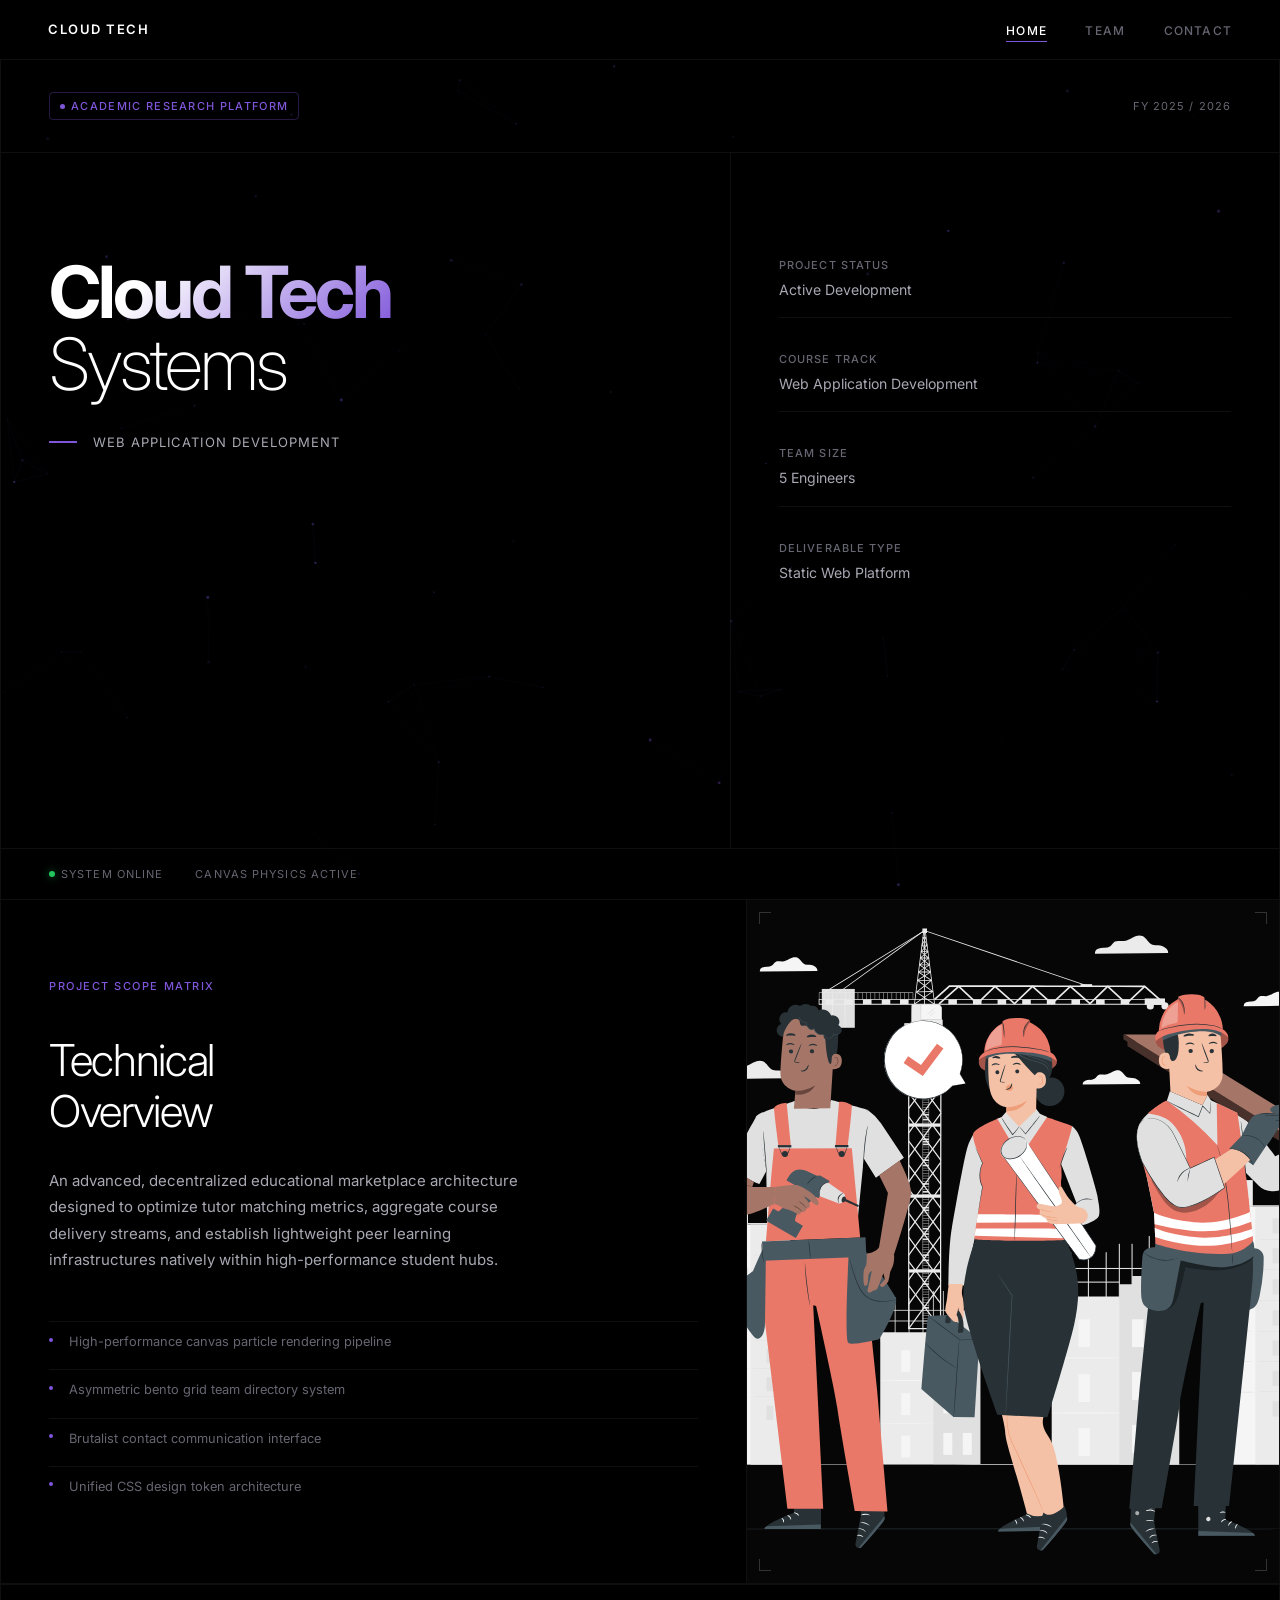
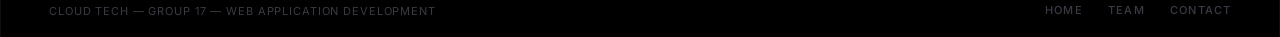
<file: index.html>
<!DOCTYPE html>
<html lang="en">
<head>
  <meta charset="UTF-8">
  <meta name="viewport" content="width=device-width, initial-scale=1.0, viewport-fit=cover">
  <meta name="description" content="GROUP 17 — Web Application Development university project: a decentralized educational marketplace optimizing tutor matching, course delivery, and peer learning infrastructures.">
  <title>Cloud Tech - Group Project</title>
  <link rel="preconnect" href="https://fonts.googleapis.com">
  <link rel="preconnect" href="https://fonts.gstatic.com" crossorigin>
  <link href="https://fonts.googleapis.com/css2?family=Inter:ital,opsz,wght@0,14..32,100..900;1,14..32,100..900&display=swap" rel="stylesheet">
  <link rel="icon" href="images/icons8-code-100.png" type="image/x-icon">
  <link rel="stylesheet" href="style.css">
</head>
<body>
  <canvas id="bg-canvas" aria-hidden="true"></canvas>

  <header>
    <a href="index.html" class="logo" id="site-logo">Cloud Tech</a>
    <nav class="nav-desktop" aria-label="Primary navigation">
      <ul>
        <li><a href="index.html" class="active" id="nav-home">Home</a></li>
        <li><a href="about.html" id="nav-team">Team</a></li>
        <li><a href="contact.html" id="nav-contact">Contact</a></li>
      </ul>
    </nav>
    <button class="menu-trigger" id="menu-trigger" aria-label="Toggle navigation" aria-expanded="false" aria-controls="mobile-menu">
      <span class="burger-line" aria-hidden="true"></span>
      <span class="burger-line" aria-hidden="true"></span>
    </button>
  </header>

  <div class="mobile-menu" id="mobile-menu" aria-hidden="true">
    <nav class="mobile-menu-nav" aria-label="Mobile navigation">
      <a href="index.html" class="mobile-nav-link active" id="mnav-home">Home</a>
      <a href="about.html" class="mobile-nav-link" id="mnav-team">Team</a>
      <a href="contact.html" class="mobile-nav-link" id="mnav-contact">Contact</a>
    </nav>
    <div class="mobile-menu-footer">
      <span class="mobile-menu-label">Cloud Tech — GROUP 17</span>
      <span class="mobile-menu-label">Web Application Development</span>
    </div>
  </div>

  <main>
    <section class="hero-section" aria-label="Project introduction">
      <div class="hero-top-bar">
        <span class="tag">Academic Research Platform</span>
        <span class="label-dim">FY 2025 / 2026</span>
      </div>

      <div class="hero-main">
        <div class="hero-title-col">
          <h1 class="display-heading">
            <strong>Cloud Tech</strong><br>
            Systems
          </h1>
          <div class="course-divider">
            <span class="rule-accent"></span>
            <span class="course-title">Web Application Development</span>
          </div>
        </div>

        <div class="hero-meta-col">
          <div class="meta-stat">
            <span class="meta-label">Project Status</span>
            <span class="meta-value">Active Development</span>
          </div>
          <div class="meta-stat">
            <span class="meta-label">Course Track</span>
            <span class="meta-value">Web Application Development</span>
          </div>
          <div class="meta-stat">
            <span class="meta-label">Team Size</span>
            <span class="meta-value">5 Engineers</span>
          </div>
          <div class="meta-stat">
            <span class="meta-label">Deliverable Type</span>
            <span class="meta-value">Static Web Platform</span>
          </div>
        </div>
      </div>

      <div class="hero-bottom-bar">
        <span class="status-pill"><span class="dot" aria-hidden="true"></span>System Online</span>
        <span class="label-dim">Canvas Physics Active</span>
      </div>
    </section>

    <section class="project-section" aria-labelledby="project-scope-heading">
      <div class="project-grid">
        <div class="project-left">
          <p class="section-kicker">Project Scope Matrix</p>
          <h2 class="section-heading" id="project-scope-heading">Technical<br>Overview</h2>

          <p class="project-body">
            An advanced, decentralized educational marketplace architecture designed to optimize tutor matching metrics, aggregate course delivery streams, and establish lightweight peer learning infrastructures natively within high-performance student hubs.
          </p>

          <ul class="scope-list" aria-label="Project scope items">
            <li>High-performance canvas particle rendering pipeline</li>
            <li>Asymmetric bento grid team directory system</li>
            <li>Brutalist contact communication interface</li>
            <li>Unified CSS design token architecture</li>
          </ul>
        </div>

        <div class="project-right" aria-label="Project visual asset">
          <div class="asset-frame" id="project-asset-frame">
            <img
              src="images/project.svg"
              alt="Project visual representation — Cloud Tech GROUP 17"
              id="project-hero-img"
              onerror="this.closest('.asset-frame').innerHTML = document.getElementById('asset-fallback-tpl').innerHTML;"
            >
            <span class="asset-corner tl" aria-hidden="true"></span>
            <span class="asset-corner tr" aria-hidden="true"></span>
            <span class="asset-corner bl" aria-hidden="true"></span>
            <span class="asset-corner br" aria-hidden="true"></span>
          </div>
          <template id="asset-fallback-tpl">
            <div class="asset-fallback">
              <span class="fallback-label">Visual Asset</span>
              <span class="fallback-path">images/project.jpg</span>
            </div>
          </template>
        </div>
      </div>
    </section>

    <footer class="page-footer" role="contentinfo">
      <span class="footer-copy">Cloud Tech — GROUP 17 — Web Application Development</span>
      <nav class="footer-nav" aria-label="Footer navigation">
        <a href="index.html" id="footer-home">Home</a>
        <a href="about.html" id="footer-team">Team</a>
        <a href="contact.html" id="footer-contact">Contact</a>
      </nav>
    </footer>
  </main>

  <script src="script.js"></script>
</body>
</html>
</file>
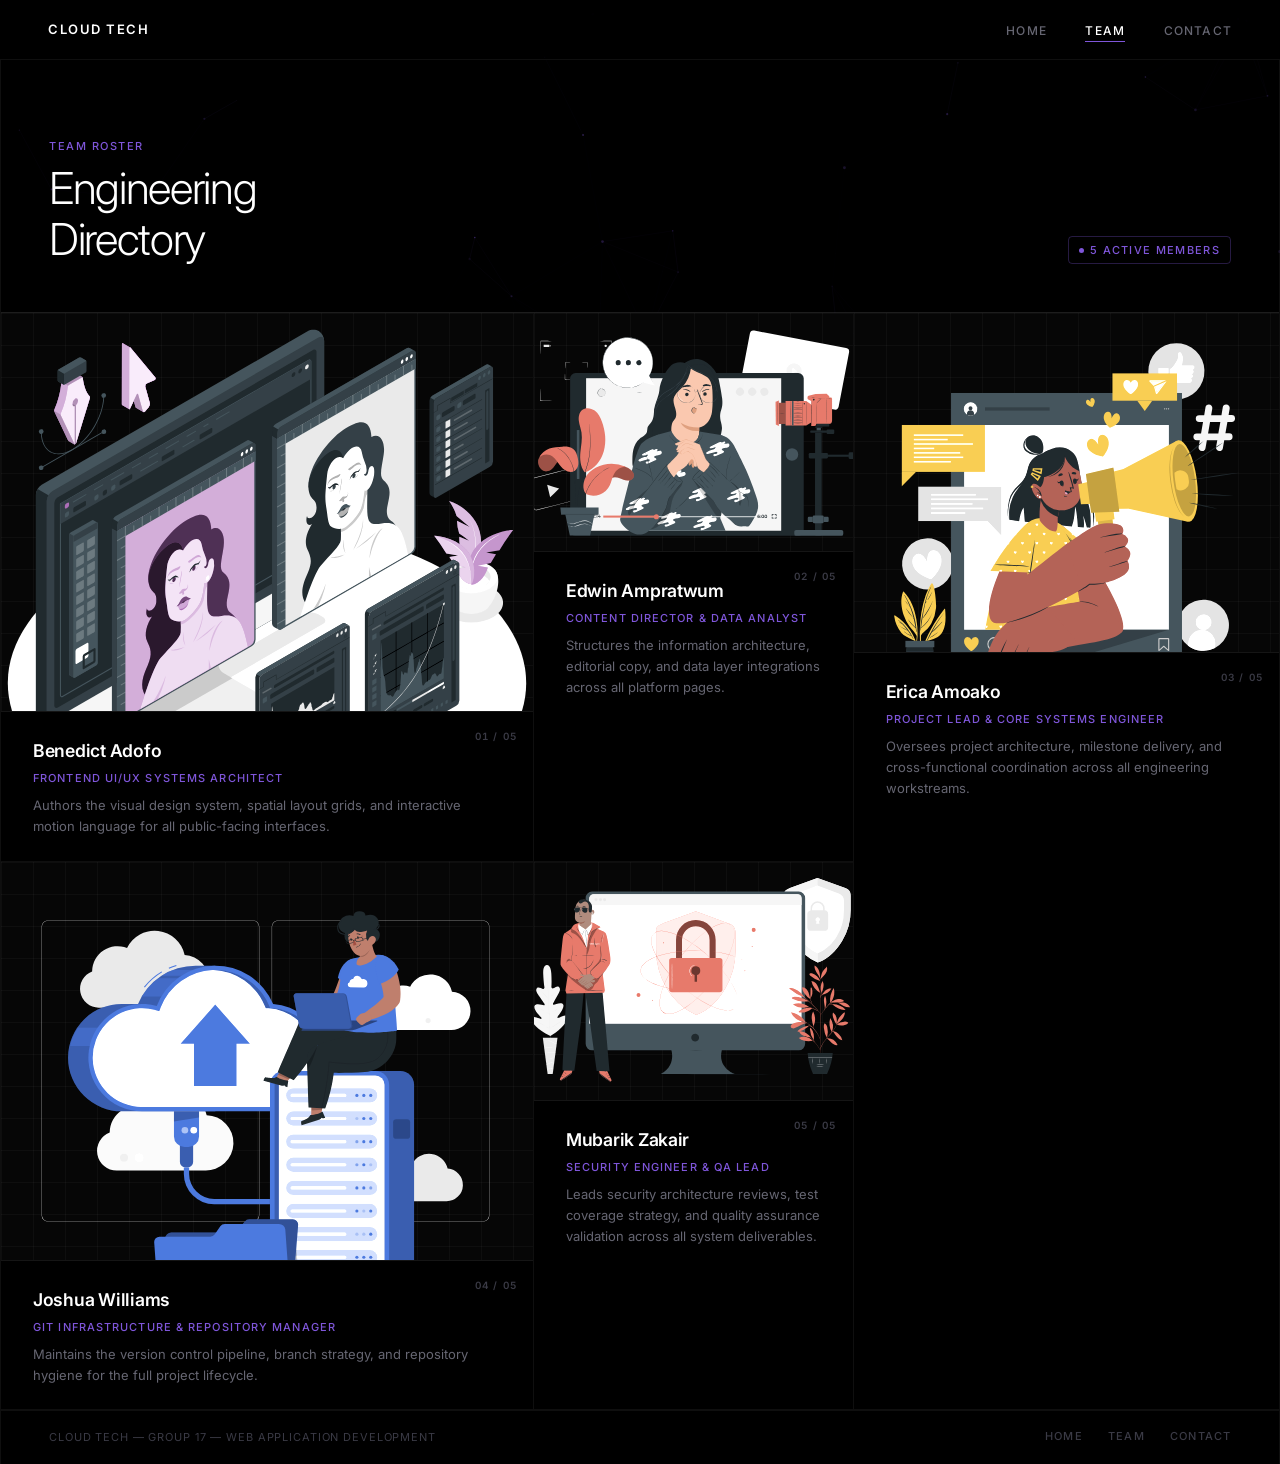
<file: about.html>
<!DOCTYPE html>
<html lang="en">
<head>
  <meta charset="UTF-8">
  <meta name="viewport" content="width=device-width, initial-scale=1.0, viewport-fit=cover">
  <meta name="description" content="Meet the Cloud Tech GROUP 17 engineering team — five specialists driving the Web Application Development project across leadership, infrastructure, design, content, and security.">
  <title>Team Directory — Cloud Tech GROUP 17</title>
  <link rel="preconnect" href="https://fonts.googleapis.com">
  <link rel="preconnect" href="https://fonts.gstatic.com" crossorigin>
  <link href="https://fonts.googleapis.com/css2?family=Inter:ital,opsz,wght@0,14..32,100..900;1,14..32,100..900&display=swap" rel="stylesheet">
  <link rel="icon" href="images/icons8-code-100.png" type="image/x-icon">
  <link rel="stylesheet" href="style.css">
</head>
<body class="page-about">
  <canvas id="bg-canvas" aria-hidden="true"></canvas>

  <header>
    <a href="index.html" class="logo" id="site-logo">Cloud Tech</a>
    <nav class="nav-desktop" aria-label="Primary navigation">
      <ul>
        <li><a href="index.html" id="nav-home">Home</a></li>
        <li><a href="about.html" class="active" id="nav-team">Team</a></li>
        <li><a href="contact.html" id="nav-contact">Contact</a></li>
      </ul>
    </nav>
    <button class="menu-trigger" id="menu-trigger" aria-label="Toggle navigation" aria-expanded="false" aria-controls="mobile-menu">
      <span class="burger-line" aria-hidden="true"></span>
      <span class="burger-line" aria-hidden="true"></span>
    </button>
  </header>

  <div class="mobile-menu" id="mobile-menu" aria-hidden="true">
    <nav class="mobile-menu-nav" aria-label="Mobile navigation">
      <a href="index.html" class="mobile-nav-link" id="mnav-home">Home</a>
      <a href="about.html" class="mobile-nav-link active" id="mnav-team">Team</a>
      <a href="contact.html" class="mobile-nav-link" id="mnav-contact">Contact</a>
    </nav>
    <div class="mobile-menu-footer">
      <span class="mobile-menu-label">Cloud Tech — GROUP 17</span>
      <span class="mobile-menu-label">Web Application Development</span>
    </div>
  </div>

  <main>
    <section class="bento-section" aria-labelledby="team-directory-heading">
      <div class="bento-header page-wrapper">
        <div>
          <p class="section-kicker">Team Roster</p>
          <h1 class="section-heading" id="team-directory-heading">Engineering<br>Directory</h1>
        </div>
        <span class="tag">5 Active Members</span>
      </div>

      <div class="bento-grid" role="list" aria-label="Team members">

        <article class="bento-card card-1" role="listitem" id="member-card-1">
          <div class="member-image-frame">
            <div class="image-grid-overlay" aria-hidden="true"></div>
            <img
              src="images/member-1.svg"
              alt="Portrait of Erica Amoako, Frontend UI/UX Systems Architect"
              id="member-img-1"
              loading="lazy"
              onerror="this.style.display='none'"
            >
          </div>
          <div class="member-data">
            <span class="member-index" aria-hidden="true">01 / 05</span>
            <h2 class="member-name">Benedict Adofo</h2>
            <span class="member-role">Frontend UI/UX Systems Architect</span>
            <p class="member-bio">Authors the visual design system, spatial layout grids, and interactive motion language for all public-facing interfaces.</p>
          </div>
        </article>

        <article class="bento-card card-2" role="listitem" id="member-card-2">
          <div class="member-image-frame">
            <div class="image-grid-overlay" aria-hidden="true"></div>
            <img
              src="images/member-2.svg"
              alt="Portrait of Joshua Williams, Content Director and Data Analyst"
              id="member-img-2"
              loading="lazy"
              onerror="this.style.display='none'"
            >
          </div>
          <div class="member-data">
            <span class="member-index" aria-hidden="true">02 / 05</span>
            <h2 class="member-name">Edwin Ampratwum</h2>
            <span class="member-role">Content Director &amp; Data Analyst</span>
            <p class="member-bio">Structures the information architecture, editorial copy, and data layer integrations across all platform pages.</p>
          </div>
        </article>

        <article class="bento-card card-3" role="listitem" id="member-card-3">
          <div class="member-image-frame">
            <div class="image-grid-overlay" aria-hidden="true"></div>
            <img
              src="images/member-3.svg"
              alt="Portrait of Benedict Adofo, Project Lead and Core Systems Engineer"
              id="member-img-3"
              loading="lazy"
              onerror="this.style.display='none'"
            >
          </div>
          <div class="member-data">
            <span class="member-index" aria-hidden="true">03 / 05</span>
            <h2 class="member-name">Erica Amoako</h2>
            <span class="member-role">Project Lead &amp; Core Systems Engineer</span>
            <p class="member-bio">Oversees project architecture, milestone delivery, and cross-functional coordination across all engineering workstreams.</p>
          </div>
        </article>

        <article class="bento-card card-4" role="listitem" id="member-card-4">
          <div class="member-image-frame">
            <div class="image-grid-overlay" aria-hidden="true"></div>
            <img
              src="images/member-4.svg"
              alt="Portrait of Edwin Ampratwum, Git Infrastructure and Repository Manager"
              id="member-img-4"
              loading="lazy"
              onerror="this.style.display='none'"
            >
          </div>
          <div class="member-data">
            <span class="member-index" aria-hidden="true">04 / 05</span>
            <h2 class="member-name">Joshua Williams</h2>
            <span class="member-role">Git Infrastructure &amp; Repository Manager</span>
            <p class="member-bio">Maintains the version control pipeline, branch strategy, and repository hygiene for the full project lifecycle.</p>
          </div>
        </article>

        <article class="bento-card card-5" role="listitem" id="member-card-5">
          <div class="member-image-frame">
            <div class="image-grid-overlay" aria-hidden="true"></div>
            <img
              src="images/member-5.svg"
              alt="Portrait of the Security Engineer and QA Lead"
              id="member-img-5"
              loading="lazy"
              onerror="this.style.display='none'"
            >
          </div>
          <div class="member-data">
            <span class="member-index" aria-hidden="true">05 / 05</span>
            <h2 class="member-name">Mubarik Zakair</h2>
            <span class="member-role">Security Engineer &amp; QA Lead</span>
            <p class="member-bio">Leads security architecture reviews, test coverage strategy, and quality assurance validation across all system deliverables.</p>
          </div>
        </article>

      </div>
    </section>

    <footer class="page-footer" role="contentinfo">
      <span class="footer-copy">Cloud Tech — GROUP 17 — Web Application Development</span>
      <nav class="footer-nav" aria-label="Footer navigation">
        <a href="index.html" id="footer-home">Home</a>
        <a href="about.html" id="footer-team">Team</a>
        <a href="contact.html" id="footer-contact">Contact</a>
      </nav>
    </footer>
  </main>

  <script src="script.js"></script>
</body>
</html>
</file>
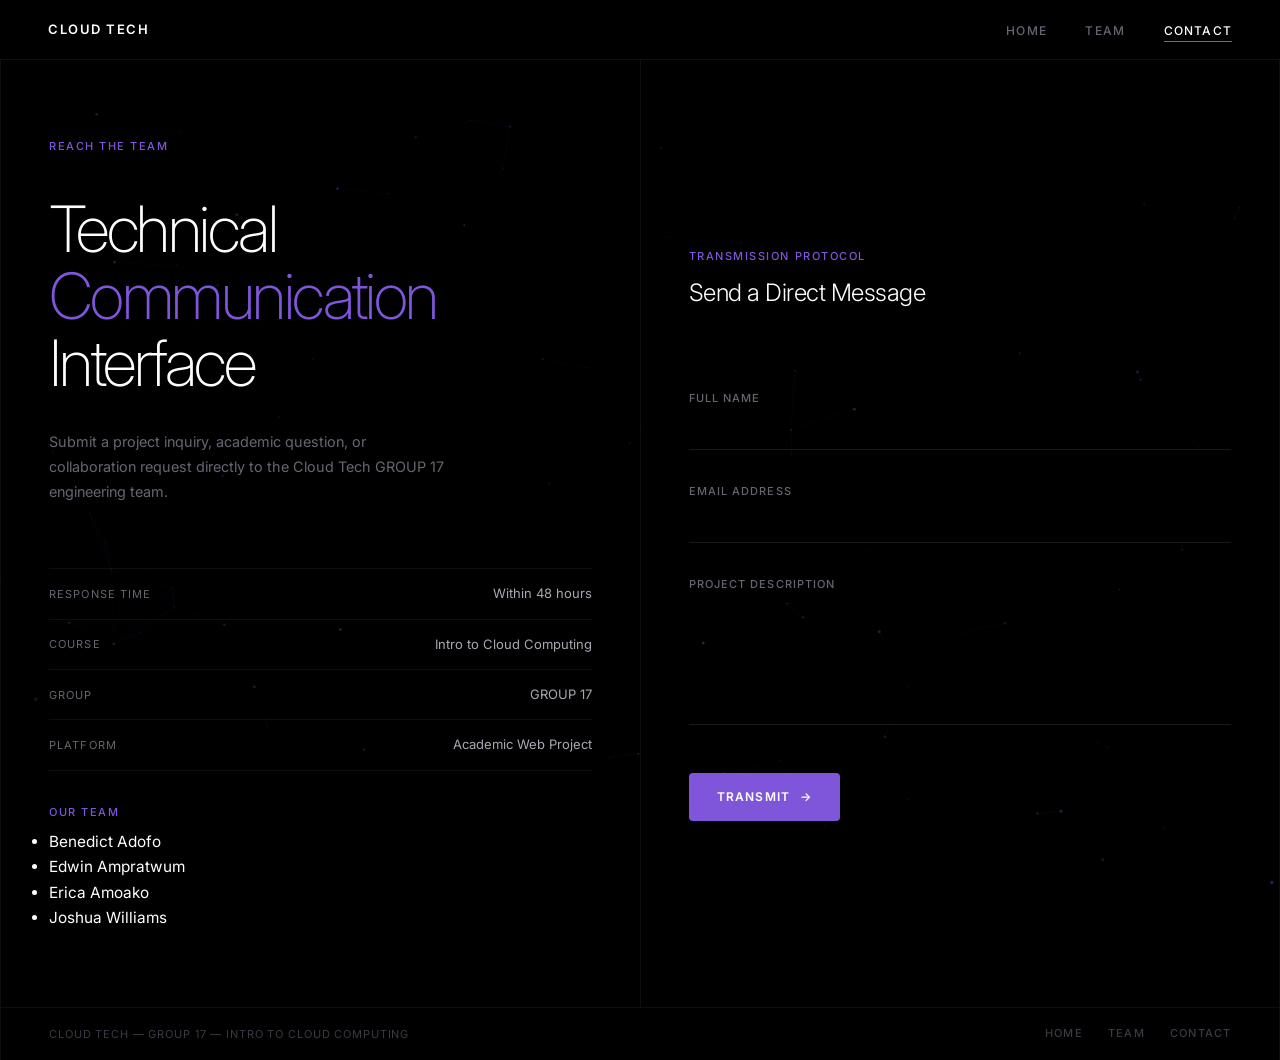
<file: contact.html>
<!DOCTYPE html>
<html lang="en">
<head>
  <meta charset="UTF-8">
  <meta name="viewport" content="width=device-width, initial-scale=1.0, viewport-fit=cover">
  <meta name="description" content="Reach the Cloud Tech GROUP 17 team directly. Submit a project inquiry through the technical communication interface.">
  <title>Contact — Cloud Tech GROUP 17</title>
  <link rel="preconnect" href="https://fonts.googleapis.com">
  <link rel="preconnect" href="https://fonts.gstatic.com" crossorigin>
  <link href="https://fonts.googleapis.com/css2?family=Inter:ital,opsz,wght@0,14..32,100..900;1,14..32,100..900&display=swap" rel="stylesheet">
  <link rel="icon" href="images/icons8-code-100.png" type="image/x-icon">
  <link rel="stylesheet" href="style.css">
</head>
<body class="page-contact">
  <canvas id="bg-canvas" aria-hidden="true"></canvas>

  <header>
    <a href="index.html" class="logo" id="site-logo">Cloud Tech</a>
    <nav class="nav-desktop" aria-label="Primary navigation">
      <ul>
        <li><a href="index.html" id="nav-home">Home</a></li>
        <li><a href="about.html" id="nav-team">Team</a></li>
        <li><a href="contact.html" class="active" id="nav-contact">Contact</a></li>
      </ul>
    </nav>
    <button class="menu-trigger" id="menu-trigger" aria-label="Toggle navigation" aria-expanded="false" aria-controls="mobile-menu">
      <span class="burger-line" aria-hidden="true"></span>
      <span class="burger-line" aria-hidden="true"></span>
    </button>
  </header>

  <div class="mobile-menu" id="mobile-menu" aria-hidden="true">
    <nav class="mobile-menu-nav" aria-label="Mobile navigation">
      <a href="index.html" class="mobile-nav-link" id="mnav-home">Home</a>
      <a href="about.html" class="mobile-nav-link" id="mnav-team">Team</a>
      <a href="contact.html" class="mobile-nav-link active" id="mnav-contact">Contact</a>
    </nav>
    <div class="mobile-menu-footer">
      <span class="mobile-menu-label">Cloud Tech — GROUP 17</span>
      <span class="mobile-menu-label">Intro to Cloud Computing</span>
    </div>
  </div>

  <main>
    <div class="contact-outer" aria-label="Contact interface">

      <div class="contact-left">
        <p class="section-kicker">Reach the Team</p>
        <h1 class="contact-tagline">
          Technical<br>
          <em>Communication</em><br>
          Interface
        </h1>
        <p class="contact-descriptor">
          Submit a project inquiry, academic question, or collaboration request directly to the Cloud Tech GROUP 17 engineering team.
        </p>

        <ul class="contact-meta-list" aria-label="Contact metadata">
          <li>
            <span class="cml-label">Response Time</span>
            <span class="cml-val">Within 48 hours</span>
          </li>
          <li>
            <span class="cml-label">Course</span>
            <span class="cml-val">Intro to Cloud Computing</span>
          </li>
          <li>
            <span class="cml-label">Group</span>
            <span class="cml-val">GROUP 17</span>
          </li>
          <li>
            <span class="cml-label">Platform</span>
            <span class="cml-val">Academic Web Project</span>
          </li>
        </ul>

        <!-- Added Group Member Names Section -->
        <div class="group-members">
          <p class="section-kicker">Our Team</p>
          <ul class="member-list" aria-label="Group members">
            <li>Benedict Adofo</li>
            <li>Edwin Ampratwum</li>
            <li>Erica Amoako</li>
            <li>Joshua Williams</li>
          </ul>
        </div>
      </div>

      <div class="contact-right">
        <div class="contact-form-header">
          <p class="form-eyebrow">Transmission Protocol</p>
          <p class="form-title">Send a Direct Message</p>
        </div>

        <form
          class="contact-form"
          id="contact-form"
          onsubmit="handleFormSubmit(event)"
          novalidate
        >
          <div class="field-row" id="field-row-name">
            <label class="field-label" for="input-name">Full Name</label>
            <input
              class="field-input"
              type="text"
              id="input-name"
              name="name"
              autocomplete="name"
              required
              minlength="2"
              placeholder="Your full name"
            >
            <span class="field-underline" aria-hidden="true"></span>
          </div>

          <div class="field-row" id="field-row-email">
            <label class="field-label" for="input-email">Email Address</label>
            <input
              class="field-input"
              type="email"
              id="input-email"
              name="email"
              autocomplete="email"
              required
              placeholder="your@email.com"
            >
            <span class="field-underline" aria-hidden="true"></span>
          </div>

          <div class="field-row" id="field-row-message">
            <label class="field-label" for="input-message">Project Description</label>
            <textarea
              class="field-textarea"
              id="input-message"
              name="message"
              required
              minlength="10"
              placeholder="Describe your inquiry or project scope..."
            ></textarea>
            <span class="field-underline" aria-hidden="true"></span>
          </div>

          <div class="submit-row">
            <button class="btn-primary" type="submit" id="contact-submit">
              Transmit
              <span class="btn-arrow" aria-hidden="true">&#8594;</span>
            </button>
            <span class="submit-note" aria-live="polite" id="submit-note"></span>
          </div>
        </form>
      </div>

    </div>

    <footer class="page-footer" role="contentinfo">
      <span class="footer-copy">Cloud Tech — GROUP 17 — Intro to Cloud Computing</span>
      <nav class="footer-nav" aria-label="Footer navigation">
        <a href="index.html" id="footer-home">Home</a>
        <a href="about.html" id="footer-team">Team</a>
        <a href="contact.html" id="footer-contact">Contact</a>
      </nav>
    </footer>
  </main>

  <script src="script.js"></script>
  <script>
    function handleFormSubmit(e) {
      e.preventDefault();
      var form = document.getElementById('contact-form');
      var btn = document.getElementById('contact-submit');
      var note = document.getElementById('submit-note');

      btn.disabled = true;
      btn.textContent = 'Transmitting..';
      note.textContent = '';

      setTimeout(function () {
        btn.disabled = false;
        btn.innerHTML = 'Transmit <span class="btn-arrow" aria-hidden="true">&#8594;</span>';
        note.textContent = 'Message received.';
        form.reset();
        setTimeout(function () { note.textContent = ''; }, 4000);
      }, 1200);
    }
  </script>
</body>
</html>
</file>
<file: style.css>
@import url("https://fonts.googleapis.com/css2?family=Inter:ital,opsz,wght@0,14..32,100..900;1,14..32,100..900&display=swap");

:root {
  --c-void: #000000;
  --c-surface-1: rgba(255, 255, 255, 0.025);
  --c-surface-2: rgba(255, 255, 255, 0.045);
  --c-surface-3: rgba(255, 255, 255, 0.07);
  --c-border: rgba(255, 255, 255, 0.06);
  --c-border-mid: rgba(255, 255, 255, 0.1);
  --c-border-hi: rgba(255, 255, 255, 0.18);
  --c-accent: #7f56da;
  --c-accent-dim: rgba(127, 86, 218, 0.12);
  --c-accent-glow: rgba(127, 86, 218, 0.35);
  --c-white: #ffffff;
  --c-grey-hi: #a8a8b3;
  --c-grey-mid: #666672;
  --c-grey-lo: #3a3a45;
  --radius-sm: 4px;
  --radius-md: 8px;
  --radius-lg: 14px;
  --sp-xs: clamp(0.375rem, 1vw, 0.5rem);
  --sp-sm: clamp(0.75rem, 2vw, 1rem);
  --sp-md: clamp(1.25rem, 3vw, 2rem);
  --sp-lg: clamp(1.25rem, 4vw, 3rem);
  --sp-xl: clamp(2.5rem, 6vw, 5rem);
  --sp-2xl: clamp(3rem, 8vw, 8rem);
  --nav-h: 60px;
  --ease-out-expo: cubic-bezier(0.16, 1, 0.3, 1);
  --ease-in-out: cubic-bezier(0.4, 0, 0.2, 1);
  --dur-fast: 0.18s;
  --dur-base: 0.28s;
  --font-body: "Inter", system-ui, -apple-system, sans-serif;
  --wrapper-max: 1440px;
}

*,
*::before,
*::after {
  margin: 0;
  padding: 0;
  box-sizing: border-box;
}

html {
  scroll-behavior: smooth;
  -webkit-font-smoothing: antialiased;
  -moz-osx-font-smoothing: grayscale;
  text-rendering: optimizeLegibility;
}

body {
  background-color: var(--c-void);
  color: var(--c-white);
  font-family: var(--font-body);
  font-size: clamp(0.95rem, 1.2vw, 1.1rem);
  line-height: 1.65;
  overflow-x: hidden;
  min-height: 100vh;
}

canvas#bg-canvas {
  position: fixed;
  top: 0;
  left: 0;
  z-index: 0;
  pointer-events: none;
  will-change: transform;
}

header {
  position: fixed;
  top: 0;
  left: 0;
  right: 0;
  height: var(--nav-h);
  padding: 0 var(--sp-lg);
  display: flex;
  align-items: center;
  justify-content: space-between;
  gap: var(--sp-sm);
  background: rgba(0, 0, 0, 0.6);
  backdrop-filter: blur(18px) saturate(160%);
  -webkit-backdrop-filter: blur(18px) saturate(160%);
  border-bottom: 1px solid var(--c-border);
  z-index: 1000;
}

.logo {
  font-size: 0.8125rem;
  font-weight: 600;
  letter-spacing: 0.12em;
  text-transform: uppercase;
  color: var(--c-white);
  text-decoration: none;
  white-space: nowrap;
  flex-shrink: 0;
  transition: color var(--dur-fast) var(--ease-out-expo);
}

.logo:hover {
  color: var(--c-accent);
}

nav ul {
  list-style: none;
  display: flex;
  align-items: center;
  gap: clamp(1rem, 3vw, 3rem);
}

nav a {
  font-size: 0.75rem;
  font-weight: 500;
  letter-spacing: 0.1em;
  text-transform: uppercase;
  text-decoration: none;
  color: var(--c-grey-mid);
  position: relative;
  padding-bottom: 2px;
  white-space: nowrap;
  transition: color var(--dur-fast) var(--ease-out-expo);
}

nav a::after {
  content: "";
  position: absolute;
  bottom: -2px;
  left: 50%;
  right: 50%;
  height: 1px;
  background: var(--c-accent);
  transition:
    left var(--dur-base) var(--ease-out-expo),
    right var(--dur-base) var(--ease-out-expo);
}

nav a:hover,
nav a.active {
  color: var(--c-white);
}

nav a:hover::after,
nav a.active::after {
  left: 0;
  right: 0;
}

main {
  position: relative;
  z-index: 1;
  padding-top: var(--nav-h);
}

.page-wrapper {
  width: 100%;
  max-width: var(--wrapper-max);
  margin-inline: auto;
  padding-inline: var(--sp-lg);
}

.tag {
  display: inline-flex;
  align-items: center;
  gap: 6px;
  font-size: 0.6875rem;
  font-weight: 500;
  letter-spacing: 0.12em;
  text-transform: uppercase;
  color: var(--c-accent);
  padding: 4px 10px;
  border: 1px solid rgba(127, 86, 218, 0.3);
  border-radius: var(--radius-sm);
  white-space: nowrap;
}

.tag::before {
  content: "";
  display: inline-block;
  width: 5px;
  height: 5px;
  border-radius: 50%;
  background: var(--c-accent);
  flex-shrink: 0;
}

.label-dim {
  font-size: 0.6875rem;
  letter-spacing: 0.1em;
  text-transform: uppercase;
  color: var(--c-grey-mid);
}

.section-kicker {
  font-size: 0.6875rem;
  font-weight: 500;
  letter-spacing: 0.14em;
  text-transform: uppercase;
  color: var(--c-accent);
  margin-bottom: var(--sp-xs);
}

.section-heading {
  font-size: clamp(1.75rem, 4vw, 2.75rem);
  font-weight: 300;
  letter-spacing: -0.03em;
  color: var(--c-white);
  line-height: 1.15;
}

.meta-label {
  font-size: 0.6875rem;
  font-weight: 500;
  letter-spacing: 0.1em;
  text-transform: uppercase;
  color: var(--c-grey-mid);
}

.meta-value {
  font-size: clamp(0.875rem, 1.1vw, 0.9375rem);
  font-weight: 400;
  color: var(--c-grey-hi);
}

.hero-section {
  width: 100%;
  max-width: var(--wrapper-max);
  margin-inline: auto;
  min-height: calc(100svh - var(--nav-h));
  display: flex;
  flex-direction: column;
  border-bottom: 1px solid var(--c-border);
  border-inline: 1px solid var(--c-border);
}

.hero-top-bar {
  display: flex;
  align-items: center;
  justify-content: space-between;
  flex-wrap: wrap;
  gap: var(--sp-sm);
  padding: var(--sp-md) var(--sp-lg);
  border-bottom: 1px solid var(--c-border);
}

.hero-main {
  display: flex;
  flex-direction: column;
  flex: 1;
}

.hero-title-col {
  padding: var(--sp-2xl) var(--sp-lg);
  border-bottom: 1px solid var(--c-border);
}

.hero-meta-col {
  padding: var(--sp-xl) var(--sp-lg);
  display: flex;
  flex-direction: column;
  gap: var(--sp-md);
}

.display-heading {
  font-size: clamp(2.25rem, 6vw, 4.5rem);
  font-weight: 200;
  line-height: 1;
  letter-spacing: -0.04em;
  color: var(--c-white);
  overflow-wrap: break-word;
  word-break: break-word;
}

.display-heading strong {
  font-weight: 700;
  background: linear-gradient(135deg, #ffffff 30%, var(--c-accent) 100%);
  -webkit-background-clip: text;
  background-clip: text;
  -webkit-text-fill-color: transparent;
}

.course-divider {
  display: flex;
  align-items: center;
  gap: var(--sp-sm);
  margin-top: var(--sp-md);
}

.course-divider .rule-accent {
  width: 28px;
  height: 2px;
  background: var(--c-accent);
  flex-shrink: 0;
}

.course-title {
  font-size: 0.8125rem;
  font-weight: 400;
  letter-spacing: 0.08em;
  text-transform: uppercase;
  color: var(--c-grey-hi);
  overflow-wrap: break-word;
}

.meta-stat {
  display: flex;
  flex-direction: column;
  gap: 4px;
  padding-bottom: var(--sp-sm);
  border-bottom: 1px solid var(--c-border);
}

.meta-stat:last-child {
  border-bottom: none;
}

.hero-bottom-bar {
  border-top: 1px solid var(--c-border);
  padding: var(--sp-sm) var(--sp-lg);
  display: flex;
  align-items: center;
  flex-wrap: wrap;
  gap: var(--sp-md);
}

.status-pill {
  display: flex;
  align-items: center;
  gap: 6px;
  font-size: 0.6875rem;
  letter-spacing: 0.1em;
  text-transform: uppercase;
  color: var(--c-grey-mid);
}

.status-pill .dot {
  width: 6px;
  height: 6px;
  flex-shrink: 0;
  border-radius: 50%;
  background: #22c55e;
  box-shadow: 0 0 8px rgba(34, 197, 94, 0.6);
  animation: pulse-dot 2.4s ease-in-out infinite;
}

@keyframes pulse-dot {
  0%,
  100% {
    opacity: 1;
  }
  50% {
    opacity: 0.3;
  }
}

.project-section {
  width: 100%;
  max-width: var(--wrapper-max);
  margin-inline: auto;
  border-bottom: 1px solid var(--c-border);
  border-inline: 1px solid var(--c-border);
}

.project-grid {
  display: grid;
  grid-template-columns: 1fr;
}

.project-left {
  padding: var(--sp-xl) var(--sp-lg);
  display: flex;
  flex-direction: column;
  gap: var(--sp-md);
  border-bottom: 1px solid var(--c-border);
}

.project-body {
  font-size: clamp(0.875rem, 1.2vw, 0.9375rem);
  line-height: 1.75;
  color: var(--c-grey-hi);
  max-width: 56ch;
  overflow-wrap: break-word;
}

.scope-list {
  list-style: none;
  display: flex;
  flex-direction: column;
  gap: var(--sp-xs);
  margin-top: auto;
  padding-top: var(--sp-sm);
}

.scope-list li {
  display: flex;
  align-items: flex-start;
  gap: var(--sp-sm);
  font-size: clamp(0.8rem, 1vw, 0.8125rem);
  color: var(--c-grey-mid);
  padding: 10px 0;
  border-top: 1px solid var(--c-border);
  line-height: 1.5;
}

.scope-list li::before {
  content: "";
  width: 4px;
  height: 4px;
  border-radius: 50%;
  background: var(--c-accent);
  flex-shrink: 0;
  margin-top: 0.45em;
}

.project-right {
  position: relative;
  overflow: hidden;
  background: var(--c-surface-1);
  min-height: 280px;
}

.asset-frame {
  width: 100%;
  height: 100%;
  min-height: 280px;
  display: flex;
  align-items: center;
  justify-content: center;
  position: relative;
}

.asset-frame img {
  width: 100%;
  height: 100%;
  object-fit: cover;
  filter: grayscale(20%);
  transition:
    opacity var(--dur-base) var(--ease-out-expo),
    filter var(--dur-base) var(--ease-out-expo);
}

.asset-fallback {
  display: flex;
  flex-direction: column;
  align-items: center;
  justify-content: center;
  gap: var(--sp-sm);
  color: var(--c-grey-lo);
  width: 100%;
  height: 100%;
  min-height: 280px;
  border: 1px dashed var(--c-border-mid);
  padding: var(--sp-lg);
}

.asset-fallback .fallback-label {
  font-size: 0.6875rem;
  letter-spacing: 0.14em;
  text-transform: uppercase;
}

.asset-fallback .fallback-path {
  font-size: 0.75rem;
  font-family: "SF Mono", "Fira Code", monospace;
  color: var(--c-grey-lo);
  overflow-wrap: break-word;
  word-break: break-all;
}

.asset-corner {
  position: absolute;
  width: 12px;
  height: 12px;
  border-color: var(--c-border-hi);
  border-style: solid;
  border-width: 0;
}

.asset-corner.tl {
  top: 12px;
  left: 12px;
  border-top-width: 1px;
  border-left-width: 1px;
}
.asset-corner.tr {
  top: 12px;
  right: 12px;
  border-top-width: 1px;
  border-right-width: 1px;
}
.asset-corner.bl {
  bottom: 12px;
  left: 12px;
  border-bottom-width: 1px;
  border-left-width: 1px;
}
.asset-corner.br {
  bottom: 12px;
  right: 12px;
  border-bottom-width: 1px;
  border-right-width: 1px;
}

.bento-section {
  width: 100%;
  max-width: var(--wrapper-max);
  margin-inline: auto;
  padding-top: var(--sp-xl);
  border-bottom: 1px solid var(--c-border);
  border-inline: 1px solid var(--c-border);
}

.bento-header {
  padding: 0 var(--sp-lg) var(--sp-lg);
  display: flex;
  align-items: flex-end;
  justify-content: space-between;
  flex-wrap: wrap;
  gap: var(--sp-sm);
}

.bento-grid {
  display: grid;
  grid-template-columns: 1fr;
  gap: 1px;
  background: var(--c-border);
  border-top: 1px solid var(--c-border);
}

.bento-card {
  background: var(--c-void);
  display: flex;
  flex-direction: column;
  overflow: hidden;
  transition: background var(--dur-base) var(--ease-out-expo);
}

.bento-card:hover {
  background: rgba(127, 86, 218, 0.03);
}

.member-image-frame {
  width: 100%;
  aspect-ratio: 4 / 3;
  background: var(--c-surface-1);
  overflow: hidden;
  position: relative;
  border-bottom: 1px solid var(--c-border);
}

.member-image-frame img {
  width: 100%;
  height: 100%;
  object-fit: cover;
  object-position: center top;
  filter: grayscale(30%) contrast(110%);
  transition:
    filter var(--dur-base) var(--ease-out-expo),
    transform var(--dur-base) var(--ease-out-expo);
}

.bento-card:hover .member-image-frame img {
  filter: grayscale(0%) contrast(100%);
  transform: scale(1.03);
}

.image-grid-overlay {
  position: absolute;
  inset: 0;
  background-image:
    linear-gradient(rgba(255, 255, 255, 0.03) 1px, transparent 1px),
    linear-gradient(90deg, rgba(255, 255, 255, 0.03) 1px, transparent 1px);
  background-size: 32px 32px;
  pointer-events: none;
}

.member-data {
  padding: clamp(1rem, 3vw, 1.5rem) clamp(1rem, 3vw, 2rem);
  display: flex;
  flex-direction: column;
  gap: 4px;
  flex: 1;
  position: relative;
}

.member-index {
  position: absolute;
  top: clamp(0.75rem, 2vw, 1rem);
  right: clamp(0.75rem, 2vw, 1rem);
  font-size: 0.625rem;
  font-weight: 600;
  letter-spacing: 0.12em;
  color: var(--c-grey-lo);
  font-variant-numeric: tabular-nums;
}

.member-name {
  font-size: clamp(1rem, 2vw, 1.1rem);
  font-weight: 600;
  letter-spacing: -0.015em;
  color: var(--c-white);
  overflow-wrap: break-word;
}

.member-role {
  font-size: 0.6875rem;
  font-weight: 500;
  letter-spacing: 0.1em;
  text-transform: uppercase;
  color: var(--c-accent);
}

.member-bio {
  font-size: clamp(0.8rem, 1.1vw, 0.8125rem);
  line-height: 1.6;
  color: var(--c-grey-mid);
  margin-top: 4px;
  overflow-wrap: break-word;
}

.contact-outer {
  width: 100%;
  max-width: var(--wrapper-max);
  margin-inline: auto;
  min-height: calc(100svh - var(--nav-h));
  display: flex;
  flex-direction: column;
  border-inline: 1px solid var(--c-border);
}

.contact-left {
  padding: var(--sp-xl) var(--sp-lg);
  border-bottom: 1px solid var(--c-border);
  display: flex;
  flex-direction: column;
  gap: var(--sp-md);
}

.contact-tagline {
  font-size: clamp(2rem, 6vw, 4rem);
  font-weight: 200;
  letter-spacing: -0.04em;
  line-height: 1.05;
  color: var(--c-white);
  overflow-wrap: break-word;
}

.contact-tagline em {
  font-style: normal;
  color: var(--c-accent);
}

.contact-descriptor {
  font-size: clamp(0.875rem, 1.2vw, 0.9rem);
  line-height: 1.75;
  color: var(--c-grey-mid);
  max-width: 44ch;
  overflow-wrap: break-word;
}

.contact-meta-list {
  list-style: none;
  display: flex;
  flex-direction: column;
  gap: 0;
  margin-top: var(--sp-md);
  border-top: 1px solid var(--c-border);
}

.contact-meta-list li {
  display: flex;
  justify-content: space-between;
  align-items: center;
  gap: var(--sp-sm);
  padding: 14px 0;
  border-bottom: 1px solid var(--c-border);
}

.contact-meta-list .cml-label {
  font-size: 0.6875rem;
  letter-spacing: 0.1em;
  text-transform: uppercase;
  color: var(--c-grey-mid);
  flex-shrink: 0;
}

.contact-meta-list .cml-val {
  font-size: 0.8125rem;
  color: var(--c-grey-hi);
  text-align: right;
  overflow-wrap: break-word;
}

.contact-right {
  padding: var(--sp-xl) var(--sp-lg);
  display: flex;
  flex-direction: column;
  justify-content: center;
}

.contact-form-header {
  margin-bottom: var(--sp-xl);
}

.form-eyebrow {
  font-size: 0.6875rem;
  font-weight: 500;
  letter-spacing: 0.14em;
  text-transform: uppercase;
  color: var(--c-accent);
  margin-bottom: var(--sp-xs);
}

.form-title {
  font-size: clamp(1.25rem, 3vw, 1.5rem);
  font-weight: 300;
  letter-spacing: -0.02em;
  color: var(--c-white);
}

.contact-form {
  display: flex;
  flex-direction: column;
  gap: var(--sp-md);
  width: 100%;
  max-width: 600px;
}

.field-row {
  position: relative;
  width: 100%;
  border-bottom: 1px solid rgba(255, 255, 255, 0.1);
}

.field-label {
  display: block;
  font-size: 0.6875rem;
  font-weight: 500;
  letter-spacing: 0.1em;
  text-transform: uppercase;
  color: var(--c-grey-mid);
  margin-bottom: 10px;
  transition: color var(--dur-fast) var(--ease-out-expo);
  transform-origin: left center;
}

.field-row:focus-within .field-label {
  color: var(--c-accent);
}

.field-input,
.field-textarea {
  display: block;
  width: 100%;
  background: transparent;
  border: none;
  outline: none;
  color: var(--c-white);
  font-family: var(--font-body);
  font-size: 1rem;
  font-weight: 300;
  padding: 0 0 12px;
  caret-color: var(--c-accent);
  -webkit-appearance: none;
  appearance: none;
  border-radius: 0;
}

.field-input::placeholder,
.field-textarea::placeholder {
  color: transparent;
}

.field-input:-webkit-autofill,
.field-input:-webkit-autofill:hover,
.field-input:-webkit-autofill:focus {
  -webkit-text-fill-color: var(--c-white);
  -webkit-box-shadow: 0 0 0 1000px var(--c-void) inset;
  transition: background-color 5000s ease-in-out 0s;
}

.field-underline {
  position: absolute;
  bottom: 0;
  left: 0;
  width: 100%;
  height: 1px;
  background: var(--c-accent);
  transform: scaleX(0);
  transform-origin: left center;
  transition: transform 0.3s ease;
  pointer-events: none;
}

.field-row:focus-within .field-underline {
  transform: scaleX(1);
}

.field-textarea {
  resize: none;
  height: 120px;
}

.submit-row {
  margin-top: var(--sp-sm);
  display: flex;
  align-items: center;
  flex-wrap: wrap;
  gap: var(--sp-md);
}

.btn-primary {
  display: inline-flex;
  align-items: center;
  gap: 10px;
  background: var(--c-accent);
  color: var(--c-white);
  border: none;
  border-radius: var(--radius-sm);
  padding: 14px 28px;
  min-height: 48px;
  font-family: var(--font-body);
  font-size: 0.75rem;
  font-weight: 600;
  letter-spacing: 0.1em;
  text-transform: uppercase;
  cursor: pointer;
  transition:
    background var(--dur-fast) var(--ease-out-expo),
    transform var(--dur-fast) var(--ease-out-expo),
    box-shadow var(--dur-fast) var(--ease-out-expo);
  touch-action: manipulation;
  -webkit-tap-highlight-color: transparent;
}

.btn-primary:hover {
  background: #9068e8;
}

.btn-primary:active {
  transform: translateY(0);
  box-shadow: none;
}

.btn-primary .btn-arrow {
  display: inline-block;
}

.submit-note {
  font-size: 0.6875rem;
  letter-spacing: 0.08em;
  color: var(--c-grey-mid);
}

.page-footer {
  width: 100%;
  max-width: var(--wrapper-max);
  margin-inline: auto;
  border-top: 1px solid var(--c-border);
  border-inline: 1px solid var(--c-border);
  padding: var(--sp-sm) var(--sp-lg);
  display: flex;
  align-items: center;
  justify-content: space-between;
  flex-wrap: wrap;
  gap: var(--sp-sm);
  position: relative;
  z-index: 1;
}

.footer-copy {
  font-size: 0.6875rem;
  letter-spacing: 0.08em;
  text-transform: uppercase;
  color: var(--c-grey-lo);
  overflow-wrap: break-word;
}

.footer-nav {
  display: flex;
  flex-wrap: wrap;
  gap: clamp(0.75rem, 2vw, 2rem);
}

.footer-nav a {
  font-size: 0.6875rem;
  letter-spacing: 0.1em;
  text-transform: uppercase;
  color: var(--c-grey-lo);
  text-decoration: none;
  white-space: nowrap;
  transition: color var(--dur-fast) var(--ease-out-expo);
}

.footer-nav a:hover {
  color: var(--c-grey-hi);
}

.page-about main,
.page-contact main {
  min-height: 100vh;
}

@media (min-width: 640px) {
  .bento-grid {
    grid-template-columns: repeat(2, 1fr);
  }

  .project-right {
    min-height: 360px;
  }

  .asset-frame {
    min-height: 360px;
  }
}

@media (min-width: 900px) {
  .hero-main {
    flex-direction: row;
  }

  .hero-title-col {
    flex: 7;
    border-bottom: none;
    border-right: 1px solid var(--c-border);
    padding: var(--sp-2xl) var(--sp-lg);
  }

  .hero-meta-col {
    flex: 5;
    padding: var(--sp-2xl) var(--sp-lg);
  }

  .project-grid {
    grid-template-columns: 7fr 5fr;
  }

  .project-left {
    border-bottom: none;
    border-right: 1px solid var(--c-border);
  }

  .project-right {
    min-height: unset;
  }

  .asset-frame {
    min-height: unset;
  }

  .contact-outer {
    flex-direction: row;
  }

  .contact-left {
    flex: 1;
    border-bottom: none;
    border-right: 1px solid var(--c-border);
    justify-content: center;
  }

  .contact-right {
    flex: 1;
  }
}

@media (min-width: 1100px) {
  .bento-grid {
    grid-template-columns: repeat(12, 1fr);
    grid-template-rows: auto auto;
  }

  .card-1 {
    grid-column: 1 / 6;
    grid-row: 1 / 2;
  }
  .card-2 {
    grid-column: 6 / 9;
    grid-row: 1 / 2;
  }
  .card-3 {
    grid-column: 9 / 13;
    grid-row: 1 / 3;
  }
  .card-4 {
    grid-column: 1 / 6;
    grid-row: 2 / 3;
  }
  .card-5 {
    grid-column: 6 / 9;
    grid-row: 2 / 3;
  }

  .card-3 .member-image-frame {
    aspect-ratio: unset;
    height: 340px;
  }
}

@media (min-width: 1440px) {
  .hero-section,
  .project-section,
  .bento-section,
  .contact-outer,
  .page-footer {
    border-inline: 1px solid var(--c-border);
  }
}

@media (hover: none) and (pointer: coarse) {
  .field-input,
  .field-textarea {
    font-size: 1rem;
  }

  .btn-primary {
    padding: 16px 28px;
    min-height: 52px;
  }
}

.nav-desktop {
  display: none;
}

.menu-trigger {
  display: flex;
  flex-direction: column;
  justify-content: center;
  align-items: center;
  gap: 5px;
  width: 36px;
  height: 36px;
  background: transparent;
  border: none;
  cursor: pointer;
  padding: 0;
  flex-shrink: 0;
  -webkit-tap-highlight-color: transparent;
  touch-action: manipulation;
}

.burger-line {
  display: block;
  width: 18px;
  height: 1px;
  background-color: var(--c-white);
  transform-origin: center;
  transition:
    transform var(--dur-base) var(--ease-out-expo),
    opacity var(--dur-fast) var(--ease-out-expo),
    width var(--dur-base) var(--ease-out-expo);
  will-change: transform, opacity;
}

.menu-trigger[aria-expanded="true"] .burger-line:first-child {
  transform: translateY(3px) rotate(45deg);
}

.menu-trigger[aria-expanded="true"] .burger-line:last-child {
  transform: translateY(-3px) rotate(-45deg);
}

.mobile-menu {
  position: fixed;
  top: 0;
  left: 0;
  width: 100vw;
  height: 100vh;
  height: 100dvh;
  background: var(--c-void);
  z-index: 999;
  transform: translateY(-100%);
  transition: transform 0.38s var(--ease-out-expo);
  will-change: transform;
  display: flex;
  flex-direction: column;
  justify-content: center;
  padding: var(--nav-h) var(--sp-lg) var(--sp-xl);
  border-bottom: 1px solid var(--c-border);
  overflow: hidden;
}

.mobile-menu.is-open {
  transform: translateY(0);
}

.mobile-menu-nav {
  display: flex;
  flex-direction: column;
  gap: 0;
  flex: 1;
  justify-content: center;
}

.mobile-nav-link {
  display: block;
  font-size: clamp(2rem, 8vw, 3.5rem);
  font-weight: 200;
  letter-spacing: -0.03em;
  color: var(--c-grey-mid);
  text-decoration: none;
  padding: clamp(0.75rem, 2vw, 1rem) 0;
  border-bottom: 1px solid var(--c-border);
  position: relative;
  overflow: hidden;
  transition: color var(--dur-fast) var(--ease-out-expo);
  opacity: 0;
  transform: translateY(16px);
  transition:
    opacity 0.3s var(--ease-out-expo),
    transform 0.3s var(--ease-out-expo),
    color var(--dur-fast) var(--ease-out-expo);
  will-change: transform, opacity;
}

.mobile-menu.is-open .mobile-nav-link:nth-child(1) {
  opacity: 1;
  transform: translateY(0);
  transition-delay: 0.06s;
}

.mobile-menu.is-open .mobile-nav-link:nth-child(2) {
  opacity: 1;
  transform: translateY(0);
  transition-delay: 0.12s;
}

.mobile-menu.is-open .mobile-nav-link:nth-child(3) {
  opacity: 1;
  transform: translateY(0);
  transition-delay: 0.18s;
}

.mobile-nav-link::after {
  content: "";
  position: absolute;
  bottom: 0;
  left: 0;
  width: 0;
  height: 1px;
  background: var(--c-accent);
  transition: width var(--dur-base) var(--ease-out-expo);
}

.mobile-nav-link:hover,
.mobile-nav-link.active {
  color: var(--c-white);
}

.mobile-nav-link:hover::after,
.mobile-nav-link.active::after {
  width: 100%;
}

.mobile-menu-footer {
  display: flex;
  flex-direction: column;
  gap: 4px;
  margin-top: var(--sp-xl);
  padding-top: var(--sp-md);
  border-top: 1px solid var(--c-border);
  opacity: 0;
  transform: translateY(8px);
  transition:
    opacity 0.3s var(--ease-out-expo) 0.24s,
    transform 0.3s var(--ease-out-expo) 0.24s;
  will-change: transform, opacity;
}

.mobile-menu.is-open .mobile-menu-footer {
  opacity: 1;
  transform: translateY(0);
}

.mobile-menu-label {
  font-size: 0.6875rem;
  font-weight: 500;
  letter-spacing: 0.12em;
  text-transform: uppercase;
  color: var(--c-grey-lo);
}

@media (min-width: 640px) {
  .nav-desktop {
    display: flex;
  }

  .menu-trigger {
    display: none;
  }

  .mobile-menu {
    display: none;
  }
}
</file>
